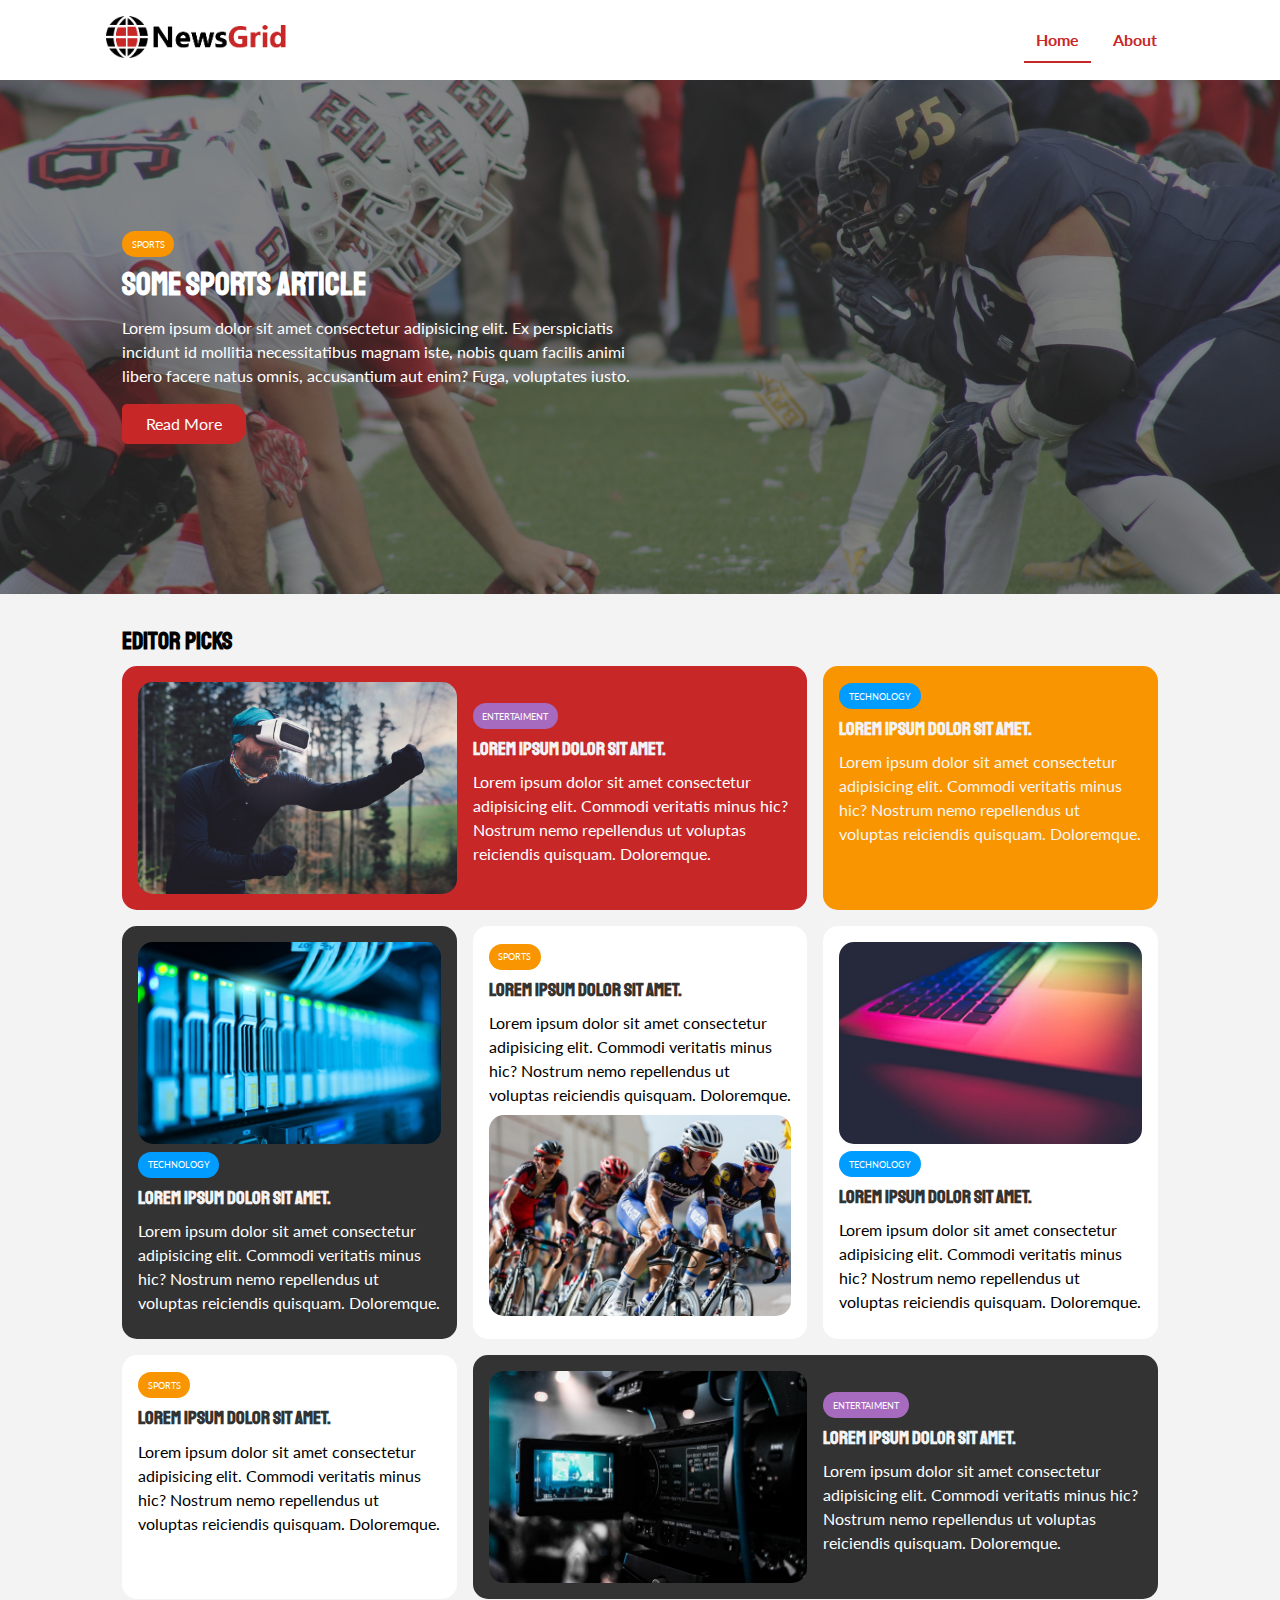
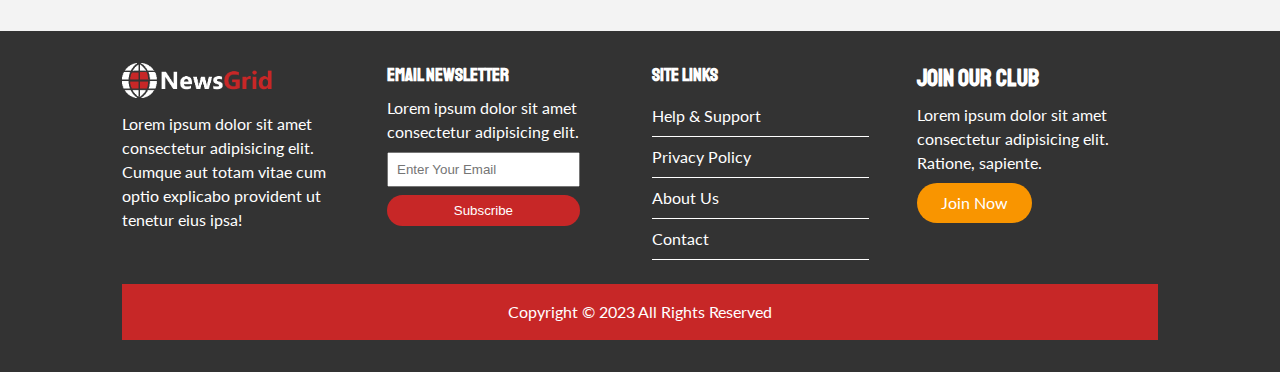
<file: index.html>
<!DOCTYPE html>
<html lang="en">
  <head>
    <meta charset="UTF-8" />
    <meta name="viewport" content="width=device-width, initial-scale=1.0" />
    <title>NewsGrid | Latest News</title>
    <link rel="stylesheet" href="css/main.css" />
    <link
      rel="stylesheet"
      href="https://cdnjs.cloudflare.com/ajax/libs/font-awesome/6.4.0/css/all.min.css"
      integrity="sha512-iecdLmaskl7CVkqkXNQ/ZH/XLlvWZOJyj7Yy7tcenmpD1ypASozpmT/E0iPtmFIB46ZmdtAc9eNBvH0H/ZpiBw=="
      crossorigin="anonymous"
      referrerpolicy="no-referrer"
    />
    <link rel="shortcut icon" type="image/x-icon" href="favicon.ico" />
  </head>
  <body>
    <nav id="main-nav">
      <div class="container">
        <a href="index.html">
          <img src="img/logo.png" alt="NewsGrid" class="logo" />
        </a>
        <div class="social">
          <a href="https://www.facebook.com/" target="_blank"
            ><i class="fa-brands fa-facebook fa-2x"></i
          ></a>
          <a href="https://www.youtube.com/" target="_blank"
            ><i class="fa-brands fa-youtube fa-2x"></i
          ></a>
          <a href="https://www.twitter.com/" target="_blank"
            ><i class="fa-brands fa-twitter fa-2x"></i
          ></a>
          <a href="https://www.instagram.com/" target="_blank"
            ><i class="fa-brands fa-instagram fa-2x"></i
          ></a>
        </div>
        <ul>
          <li><a class="current" href="index.html">Home</a></li>
          <li><a href="about.html">About</a></li>
        </ul>
      </div>
    </nav>

    <!-- Showcase -->
    <header id="showcase">
      <div class="container">
        <div class="showcase-container">
          <div class="showcase-content">
            <div class="category category-sports">Sports</div>
            <h1>Some Sports Article</h1>
            <p>
              Lorem ipsum dolor sit amet consectetur adipisicing elit. Ex
              perspiciatis incidunt id mollitia necessitatibus magnam iste,
              nobis quam facilis animi libero facere natus omnis, accusantium
              aut enim? Fuga, voluptates iusto.
            </p>
            <a href="article.html" class="btn btn-primary">Read More</a>
          </div>
        </div>
      </div>
    </header>

    <!-- Home Article -->
    <section id="home-articles" class="py-2">
      <div class="container">
        <h2>Editor Picks</h2>
        <div class="articles-container">
          <article class="card bg-primary">
            <img src="img/articles/ent1.jpg" alt="" />
            <div>
              <div class="category category-ent">Entertaiment</div>
              <h3>
                <a href="article.html">Lorem ipsum dolor sit amet.</a>
              </h3>
              <p>
                Lorem ipsum dolor sit amet consectetur adipisicing elit. Commodi
                veritatis minus hic? Nostrum nemo repellendus ut voluptas
                reiciendis quisquam. Doloremque.
              </p>
            </div>
          </article>

          <article class="card bg-secondary">
            <div class="category category-tech">Technology</div>
            <h3>
              <a href="article.html">Lorem ipsum dolor sit amet.</a>
            </h3>
            <p>
              Lorem ipsum dolor sit amet consectetur adipisicing elit. Commodi
              veritatis minus hic? Nostrum nemo repellendus ut voluptas
              reiciendis quisquam. Doloremque.
            </p>
          </article>

          <article class="card bg-dark">
            <img src="img/articles/tech1.jpg" alt="" />
            <div class="category category-tech">Technology</div>
            <h3>
              <a href="article.html">Lorem ipsum dolor sit amet.</a>
            </h3>
            <p>
              Lorem ipsum dolor sit amet consectetur adipisicing elit. Commodi
              veritatis minus hic? Nostrum nemo repellendus ut voluptas
              reiciendis quisquam. Doloremque.
            </p>
          </article>

          <article class="card">
            <div class="category category-sports">Sports</div>
            <h3>
              <a href="article.html">Lorem ipsum dolor sit amet.</a>
            </h3>
            <p>
              Lorem ipsum dolor sit amet consectetur adipisicing elit. Commodi
              veritatis minus hic? Nostrum nemo repellendus ut voluptas
              reiciendis quisquam. Doloremque.
            </p>
            <img src="img/articles/sports1.jpg" alt="" />
          </article>

          <article class="card">
            <img src="img/articles/tech2.jpg" alt="" />
            <div class="category category-tech">Technology</div>
            <h3>
              <a href="article.html">Lorem ipsum dolor sit amet.</a>
            </h3>
            <p>
              Lorem ipsum dolor sit amet consectetur adipisicing elit. Commodi
              veritatis minus hic? Nostrum nemo repellendus ut voluptas
              reiciendis quisquam. Doloremque.
            </p>
          </article>

          <article class="card">
            <div class="category category-sports">Sports</div>
            <h3>
              <a href="article.html">Lorem ipsum dolor sit amet.</a>
            </h3>
            <p>
              Lorem ipsum dolor sit amet consectetur adipisicing elit. Commodi
              veritatis minus hic? Nostrum nemo repellendus ut voluptas
              reiciendis quisquam. Doloremque.
            </p>
          </article>

          <article class="card bg-dark">
            <img src="img/articles/ent2.jpg" alt="" />
            <div>
              <div class="category category-ent">Entertaiment</div>
              <h3>
                <a href="article.html">Lorem ipsum dolor sit amet.</a>
              </h3>
              <p>
                Lorem ipsum dolor sit amet consectetur adipisicing elit. Commodi
                veritatis minus hic? Nostrum nemo repellendus ut voluptas
                reiciendis quisquam. Doloremque.
              </p>
            </div>
          </article>
        </div>
      </div>
    </section>

    <!-- Footer -->
    <footer id="main-footer" class="py-2">
      <div class="container footer-container">
        <div>
          <img src="img/logo_light.png" alt="NewsGrid" />
          <p>
            Lorem ipsum dolor sit amet consectetur adipisicing elit. Cumque aut
            totam vitae cum optio explicabo provident ut tenetur eius ipsa!
          </p>
        </div>
        <div>
          <h3>Email NewsLetter</h3>
          <p>Lorem ipsum dolor sit amet consectetur adipisicing elit.</p>
          <form name="contact" method="POST" data-netlify="true">
            <input type="email" name="email" placeholder="Enter Your Email" />
            <input type="submit" value="Subscribe" class="btn btn-primary" />
          </form>
        </div>
        <div>
          <h3>Site Links</h3>
          <ul class="list">
            <li><a href="#">Help & Support</a></li>
            <li><a href="#">Privacy Policy</a></li>
            <li><a href="#">About Us</a></li>
            <li><a href="#">Contact</a></li>
          </ul>
        </div>
        <div>
          <h2>Join Our Club</h2>
          <p>
            Lorem ipsum dolor sit amet consectetur adipisicing elit. Ratione,
            sapiente.
          </p>
          <a href="#" class="btn btn-secondary">Join Now</a>
        </div>
        <div>
          <p>Copyright &copy; 2023 All Rights Reserved</p>
        </div>
      </div>
    </footer>
  </body>
</html>
</file>
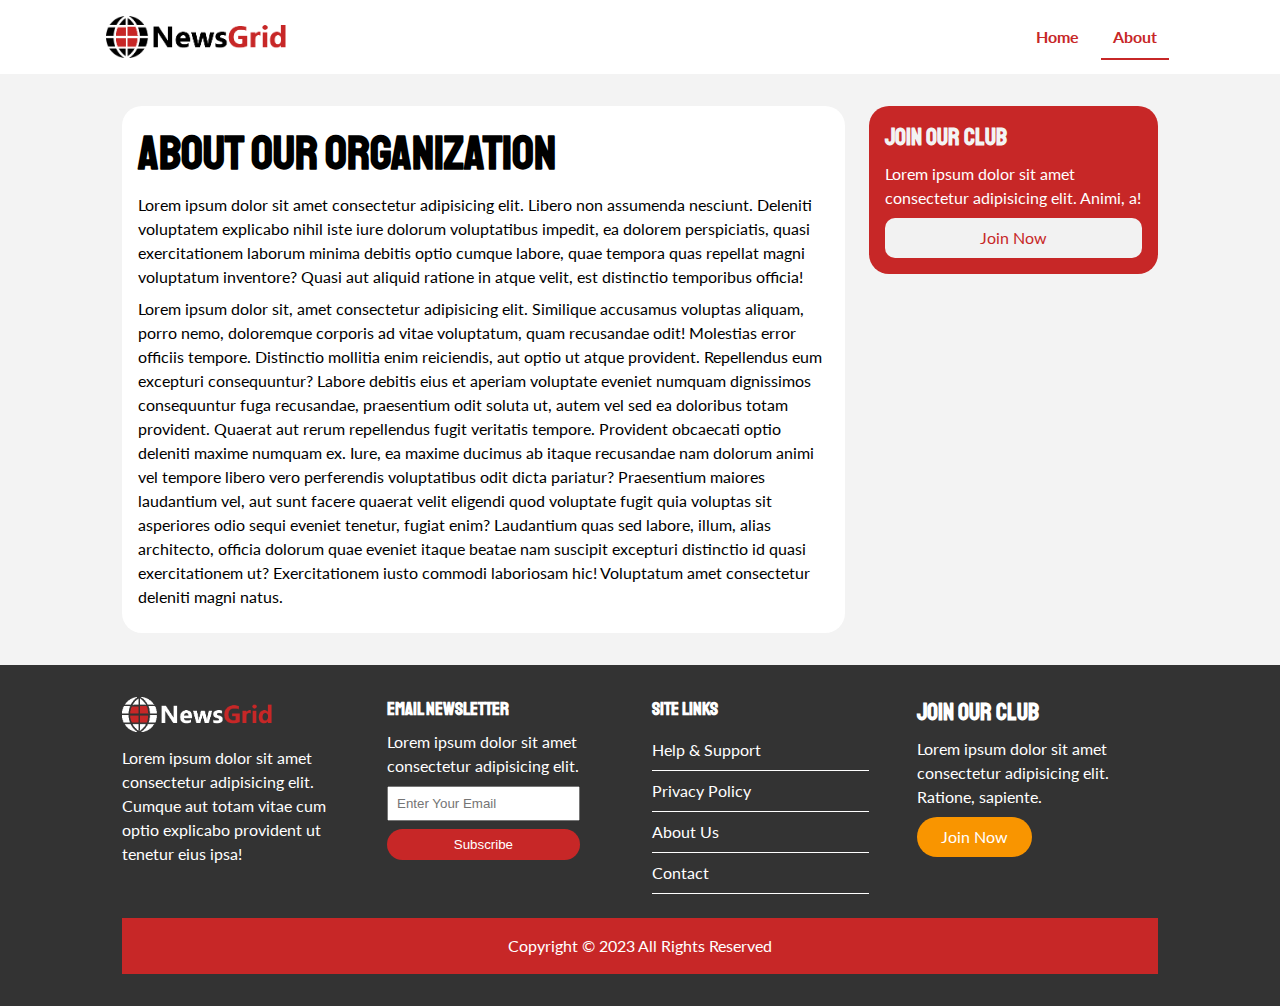
<file: about.html>
<!DOCTYPE html>
<html lang="en">
  <head>
    <meta charset="UTF-8" />
    <meta name="viewport" content="width=device-width, initial-scale=1.0" />
    <title>NewsGrid | About</title>
    <link rel="stylesheet" href="css/main.css" />
    <link
      rel="stylesheet"
      href="https://cdnjs.cloudflare.com/ajax/libs/font-awesome/6.4.0/css/all.min.css"
      integrity="sha512-iecdLmaskl7CVkqkXNQ/ZH/XLlvWZOJyj7Yy7tcenmpD1ypASozpmT/E0iPtmFIB46ZmdtAc9eNBvH0H/ZpiBw=="
      crossorigin="anonymous"
      referrerpolicy="no-referrer"
    />
    <link rel="shortcut icon" type="image/x-icon" href="favicon.ico" />
  </head>
  <body>
    <nav id="main-nav">
      <div class="container">
        <img src="img/logo.png" alt="NewsGrid" class="logo" />
        <div class="social">
          <a href="https://www.facebook.com/" target="_blank"
            ><i class="fa-brands fa-facebook fa-2x"></i
          ></a>
          <a href="https://www.youtube.com/" target="_blank"
            ><i class="fa-brands fa-youtube fa-2x"></i
          ></a>
          <a href="https://www.twitter.com/" target="_blank"
            ><i class="fa-brands fa-twitter fa-2x"></i
          ></a>
          <a href="https://www.instagram.com/" target="_blank"
            ><i class="fa-brands fa-instagram fa-2x"></i
          ></a>
        </div>
        <ul>
          <li><a href="index.html">Home</a></li>
          <li><a class="current" href="about.html">About</a></li>
        </ul>
      </div>
    </nav>

    <section id="about">
      <div class="container">
        <div class="page-container">
          <article class="card">
            <h1 class="l-heading">About Our Organization</h1>
            <p>
              Lorem ipsum dolor sit amet consectetur adipisicing elit. Libero
              non assumenda nesciunt. Deleniti voluptatem explicabo nihil iste
              iure dolorum voluptatibus impedit, ea dolorem perspiciatis, quasi
              exercitationem laborum minima debitis optio cumque labore, quae
              tempora quas repellat magni voluptatum inventore? Quasi aut
              aliquid ratione in atque velit, est distinctio temporibus officia!
            </p>
            <p>
              Lorem ipsum dolor sit, amet consectetur adipisicing elit.
              Similique accusamus voluptas aliquam, porro nemo, doloremque
              corporis ad vitae voluptatum, quam recusandae odit! Molestias
              error officiis tempore. Distinctio mollitia enim reiciendis, aut
              optio ut atque provident. Repellendus eum excepturi consequuntur?
              Labore debitis eius et aperiam voluptate eveniet numquam
              dignissimos consequuntur fuga recusandae, praesentium odit soluta
              ut, autem vel sed ea doloribus totam provident. Quaerat aut rerum
              repellendus fugit veritatis tempore. Provident obcaecati optio
              deleniti maxime numquam ex. Iure, ea maxime ducimus ab itaque
              recusandae nam dolorum animi vel tempore libero vero perferendis
              voluptatibus odit dicta pariatur? Praesentium maiores laudantium
              vel, aut sunt facere quaerat velit eligendi quod voluptate fugit
              quia voluptas sit asperiores odio sequi eveniet tenetur, fugiat
              enim? Laudantium quas sed labore, illum, alias architecto, officia
              dolorum quae eveniet itaque beatae nam suscipit excepturi
              distinctio id quasi exercitationem ut? Exercitationem iusto
              commodi laboriosam hic! Voluptatum amet consectetur deleniti magni
              natus.
            </p>
          </article>
          <aside class="card bg-primary">
            <h2>Join Our Club</h2>
            <p>
              Lorem ipsum dolor sit amet consectetur adipisicing elit. Animi, a!
            </p>
            <a href="#" class="btn btn-about btn-block">Join Now</a>
          </aside>
        </div>
      </div>
    </section>

    <!-- Footer -->
    <footer id="main-footer" class="py-2">
      <div class="container footer-container">
        <div>
          <img src="img/logo_light.png" alt="NewsGrid" />
          <p>
            Lorem ipsum dolor sit amet consectetur adipisicing elit. Cumque aut
            totam vitae cum optio explicabo provident ut tenetur eius ipsa!
          </p>
        </div>
        <div>
          <h3>Email NewsLetter</h3>
          <p>Lorem ipsum dolor sit amet consectetur adipisicing elit.</p>
          <form name="contact" method="POST" data-netlify="true">
            <input type="email" name="email" placeholder="Enter Your Email" />
            <input type="submit" value="Subscribe" class="btn btn-primary" />
          </form>
        </div>
        <div>
          <h3>Site Links</h3>
          <ul class="list">
            <li><a href="#">Help & Support</a></li>
            <li><a href="#">Privacy Policy</a></li>
            <li><a href="#">About Us</a></li>
            <li><a href="#">Contact</a></li>
          </ul>
        </div>
        <div>
          <h2>Join Our Club</h2>
          <p>
            Lorem ipsum dolor sit amet consectetur adipisicing elit. Ratione,
            sapiente.
          </p>
          <a href="#" class="btn btn-secondary">Join Now</a>
        </div>
        <div>
          <p>Copyright &copy; 2023 All Rights Reserved</p>
        </div>
      </div>
    </footer>
  </body>
</html>
</file>
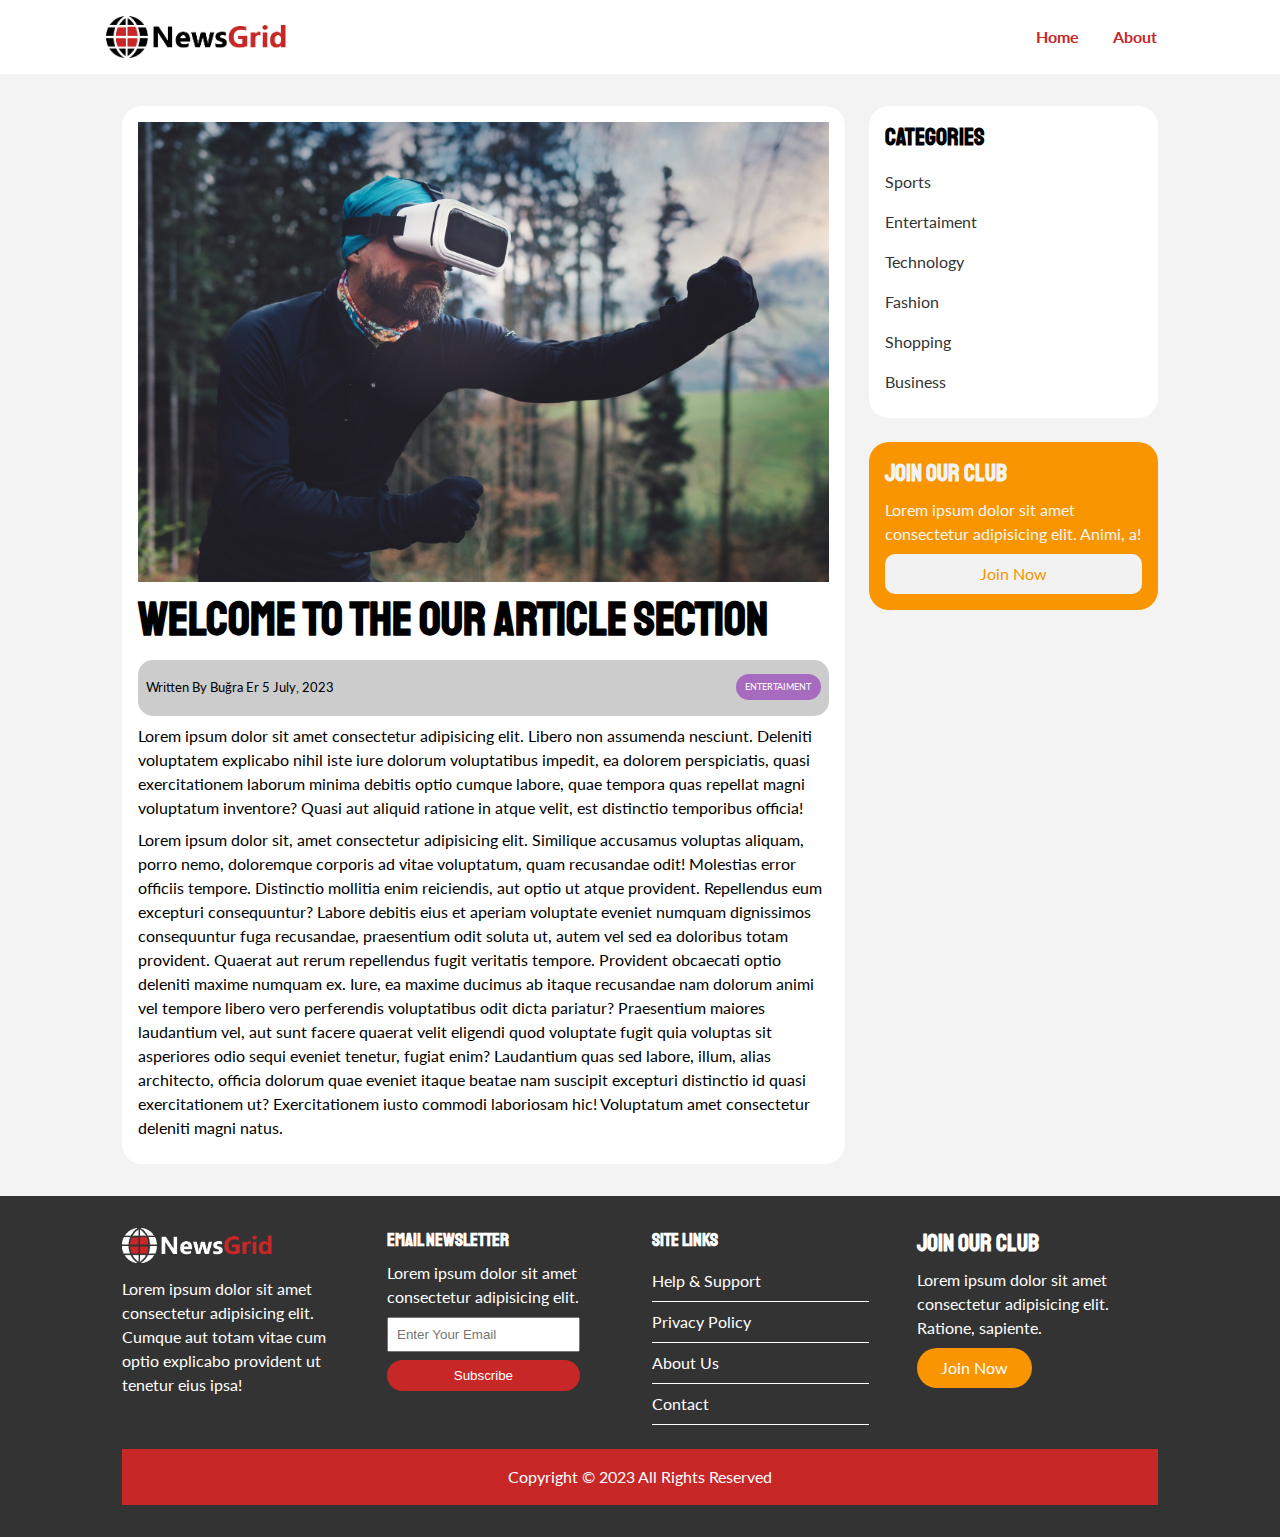
<file: article.html>
<!DOCTYPE html>
<html lang="en">
  <head>
    <meta charset="UTF-8" />
    <meta name="viewport" content="width=device-width, initial-scale=1.0" />
    <title>NewsGrid | Latest News</title>
    <link rel="stylesheet" href="css/main.css" />
    <link
      rel="stylesheet"
      href="https://cdnjs.cloudflare.com/ajax/libs/font-awesome/6.4.0/css/all.min.css"
      integrity="sha512-iecdLmaskl7CVkqkXNQ/ZH/XLlvWZOJyj7Yy7tcenmpD1ypASozpmT/E0iPtmFIB46ZmdtAc9eNBvH0H/ZpiBw=="
      crossorigin="anonymous"
      referrerpolicy="no-referrer"
    />
    <link rel="shortcut icon" type="image/x-icon" href="favicon.ico" />
  </head>
  <body>
    <nav id="main-nav">
      <div class="container">
        <img src="img/logo.png" alt="NewsGrid" class="logo" />
        <div class="social">
          <a href="https://www.facebook.com/" target="_blank"
            ><i class="fa-brands fa-facebook fa-2x"></i
          ></a>
          <a href="https://www.youtube.com/" target="_blank"
            ><i class="fa-brands fa-youtube fa-2x"></i
          ></a>
          <a href="https://www.twitter.com/" target="_blank"
            ><i class="fa-brands fa-twitter fa-2x"></i
          ></a>
          <a href="https://www.instagram.com/" target="_blank"
            ><i class="fa-brands fa-instagram fa-2x"></i
          ></a>
        </div>
        <ul>
          <li><a href="index.html">Home</a></li>
          <li><a href="about.html">About</a></li>
        </ul>
      </div>
    </nav>

    <section id="article">
      <div class="container">
        <div class="page-container">
          <article class="card">
            <img src="img/articles/ent1.jpg" alt="" />
            <h1 class="l-heading">Welcome To The Our Article Section</h1>
            <div class="meta">
              <small>
                <i class="fas fa-user"></i> Written By Buğra Er 5 July, 2023
              </small>
              <div class="category category-ent">Entertaiment</div>
            </div>
            <p>
              Lorem ipsum dolor sit amet consectetur adipisicing elit. Libero
              non assumenda nesciunt. Deleniti voluptatem explicabo nihil iste
              iure dolorum voluptatibus impedit, ea dolorem perspiciatis, quasi
              exercitationem laborum minima debitis optio cumque labore, quae
              tempora quas repellat magni voluptatum inventore? Quasi aut
              aliquid ratione in atque velit, est distinctio temporibus officia!
            </p>
            <p>
              Lorem ipsum dolor sit, amet consectetur adipisicing elit.
              Similique accusamus voluptas aliquam, porro nemo, doloremque
              corporis ad vitae voluptatum, quam recusandae odit! Molestias
              error officiis tempore. Distinctio mollitia enim reiciendis, aut
              optio ut atque provident. Repellendus eum excepturi consequuntur?
              Labore debitis eius et aperiam voluptate eveniet numquam
              dignissimos consequuntur fuga recusandae, praesentium odit soluta
              ut, autem vel sed ea doloribus totam provident. Quaerat aut rerum
              repellendus fugit veritatis tempore. Provident obcaecati optio
              deleniti maxime numquam ex. Iure, ea maxime ducimus ab itaque
              recusandae nam dolorum animi vel tempore libero vero perferendis
              voluptatibus odit dicta pariatur? Praesentium maiores laudantium
              vel, aut sunt facere quaerat velit eligendi quod voluptate fugit
              quia voluptas sit asperiores odio sequi eveniet tenetur, fugiat
              enim? Laudantium quas sed labore, illum, alias architecto, officia
              dolorum quae eveniet itaque beatae nam suscipit excepturi
              distinctio id quasi exercitationem ut? Exercitationem iusto
              commodi laboriosam hic! Voluptatum amet consectetur deleniti magni
              natus.
            </p>
          </article>

          <!-- Categories -->
          <aside id="categories" class="card">
            <h2>Categories</h2>
            <ul class="list2">
              <li>
                <a href="#"><i class="fas fa-chevron-right"></i> Sports</a>
              </li>
              <li>
                <a href="#"
                  ><i class="fas fa-chevron-right"></i> Entertaiment</a
                >
              </li>
              <li>
                <a href="#"><i class="fas fa-chevron-right"></i> Technology</a>
              </li>
              <li>
                <a href="#"><i class="fas fa-chevron-right"></i> Fashion</a>
              </li>
              <li>
                <a href="#"><i class="fas fa-chevron-right"></i> Shopping</a>
              </li>
              <li>
                <a href="#"><i class="fas fa-chevron-right"></i> Business</a>
              </li>
            </ul>
          </aside>

          <aside class="card bg-secondary">
            <h2>Join Our Club</h2>
            <p>
              Lorem ipsum dolor sit amet consectetur adipisicing elit. Animi, a!
            </p>
            <a href="#" class="btn btn-article btn-block">Join Now</a>
          </aside>
        </div>
      </div>
    </section>

    <!-- Footer -->
    <footer id="main-footer" class="py-2">
      <div class="container footer-container">
        <div>
          <img src="img/logo_light.png" alt="NewsGrid" />
          <p>
            Lorem ipsum dolor sit amet consectetur adipisicing elit. Cumque aut
            totam vitae cum optio explicabo provident ut tenetur eius ipsa!
          </p>
        </div>
        <div>
          <h3>Email NewsLetter</h3>
          <p>Lorem ipsum dolor sit amet consectetur adipisicing elit.</p>
          <form name="contact" method="POST" data-netlify="true">
            <input type="email" name="email" placeholder="Enter Your Email" />
            <input type="submit" value="Subscribe" class="btn btn-primary" />
          </form>
        </div>
        <div>
          <h3>Site Links</h3>
          <ul class="list">
            <li><a href="#">Help & Support</a></li>
            <li><a href="#">Privacy Policy</a></li>
            <li><a href="#">About Us</a></li>
            <li><a href="#">Contact</a></li>
          </ul>
        </div>
        <div>
          <h2>Join Our Club</h2>
          <p>
            Lorem ipsum dolor sit amet consectetur adipisicing elit. Ratione,
            sapiente.
          </p>
          <a href="#" class="btn btn-secondary">Join Now</a>
        </div>
        <div>
          <p>Copyright &copy; 2023 All Rights Reserved</p>
        </div>
      </div>
    </footer>
  </body>
</html>
</file>
<file: css/main.css>
@import url("https://fonts.googleapis.com/css2?family=Lato:wght@400;700&family=Staatliches&display=swap");

:root {
  --primary-color: #c72727;
  --secondary-color: #f99500;
  --light-color: #f3f3f3;
  --dark-color: #333;
  --max-width: 1100px;
}

.category {
  --sports-color: #f99500;
  --ent-color: #a66bbe;
  --tech-color: #009cff;
}

* {
  margin: 0;
  padding: 0;
  box-sizing: border-box;
}

body {
  font-family: "Lato", sans-serif;
  background: var(--light-color);
  line-height: 1.5;
}

a {
  text-decoration: none;
  color: var(--dark-color);
}

p {
  margin: 0.5rem 0;
}

ul {
  list-style-type: none;
}

img {
  width: 100%;
}

aside {
  border-radius: 20px;
}

h1,
h2,
h3,
h4,
h5,
h6 {
  font-family: "Staatliches", cursive;
  margin-bottom: 0.55rem;
  line-height: 1.3;
}

/* Utility Class */
.container {
  max-width: var(--max-width);
  margin: auto;
  padding: 0 2rem;
  overflow: hidden;
}

.category {
  display: inline-block;
  color: #fff;
  font-size: 0.55rem;
  text-transform: uppercase;
  padding: 0.4rem 0.6rem;
  border-radius: 15px;
  margin-bottom: 0.5rem;
  text-align: center;
}

.category-sports {
  background: var(--sports-color);
}
.category-ent {
  background: var(--ent-color);
}
.category-tech {
  background: var(--tech-color);
}

.category:hover {
  opacity: 0.9;
  cursor: pointer;
}

.btn {
  display: inline-block;
  border: none;
  background: var(--dark-color);
  color: #fff;
  padding: 0.5rem 1.5rem;
  border-top-right-radius: 15px;
  border-bottom-right-radius: 15px;
  border-top-left-radius: 5px;
  border-bottom-left-radius: 5px;
  cursor: pointer;
}

.btn-block {
  display: block;
  width: 100%;
  text-align: center;
}

.btn:hover {
  background: var(--light-color);
  color: var(--primary-color);
  transition: all 0.5s linear;
  transform: scale(1.1);
}

.btn-light {
  background: var(--light-color);
  color: #333;
}
.btn-primary {
  background: var(--primary-color);
}
.btn-secondary {
  background: var(--secondary-color);
}

.btn-secondary:hover {
  color: var(--dark-color);
}

.card {
  background: #fff;
  padding: 1rem;
}
/* Background Utilities */
.bg-primary {
  background: var(--primary-color);
  color: #fff;
}

.bg-secondary {
  background: var(--secondary-color);
  color: #f6f6f6;
}
.l-heading {
  font-size: 3rem;
}
.bg-light {
  background: #d3d3d3;
  color: #333;
}

.bg-dark h1,
.bg-dark h2,
.bg-dark h3,
.bg-dark a,
.bg-primary h1,
.bg-primary h2,
.bg-primary h3,
.bg-primary a,
.bg-secondary h1,
.bg-secondary h2,
.bg-secondary h3,
.bg-secondary a {
  color: var(--light-color);
}

.bg-dark {
  background: #333;
  color: #fff;
}
.py-1 {
  padding: 1.5rem 0;
}
.py-2 {
  padding: 2rem 0;
}
.py-3 {
  padding: 3rem 0;
}

.p-1 {
  padding: 1.5rem;
}
.p-2 {
  padding: 2rem;
}
.p-3 {
  padding: 3rem;
}

.list li {
  padding: 0.5rem 0;
  border-bottom: 1px solid #fff;
  width: 90%;
}

.list2 li {
  padding: 0.5rem 0;
  width: 90%;
}

.list2 li:hover {
  transform: scale(1.1);
  transition: all 0.3s linear;
}

.page-container {
  display: grid;
  grid-template-columns: 5fr 2fr;
  margin: 2rem 0;
  grid-gap: 1.5rem;
}

.page-container .card {
  border-radius: 20px;
}
.page-container > *:first-child {
  grid-row: 1 / span 3;
}
/* Navbar Styling */
#main-nav {
  background: #fff;
  position: sticky;
  top: 0;
  z-index: 2;
}

#main-nav .container {
  display: grid;
  grid-template-columns: 6fr 3fr 2fr;
  padding: 1rem;
  align-items: center;
}

#main-nav .logo {
  width: 180px;
}

#main-nav ul {
  justify-self: end;
  display: flex;
}

#main-nav ul li a {
  padding: 0.75rem;
  font-weight: bold;
  color: var(--primary-color);
  margin: 5px;
}
.current {
  border-bottom: 2px solid var(--primary-color);
}

#main-nav ul li a:hover {
  background: var(--primary-color);
  color: var(--light-color);
  border-radius: 5px;
  transition: all 0.2s linear;
}

#main-nav .social {
  justify-self: center;
  align-items: center;
  justify-content: center;
}

#main-nav .social i {
  color: #333;
  margin-right: 0.5rem;
}

#main-nav .social i:hover {
  transform: scale(1.1);
  transition: all 0.3s linear;
  opacity: 0.85;
}
/* Her sosyal medya rengi için hover özelliği */
#main-nav .social .fa-instagram {
  color: #c13584;
  transition: all 0.1s linear;
}

#main-nav .social .fa-facebook {
  color: #3b5998;
  transition: all 0.1s linear;
}

#main-nav .social .fa-youtube {
  color: #c4302b;
  transition: all 0.1s linear;
}

#main-nav .social .fa-twitter {
  color: #00acee;
  transition: all 0.1s linear;
}

/* Showcase */
#showcase {
  color: #fff;
  background: #333;
  padding: 2rem;
  position: relative;
}

#showcase::before {
  content: "";
  background: url(../img/featured.jpg) no-repeat center center/cover;
  position: absolute;
  top: 0;
  left: 0;
  width: 100%;
  height: 100%;
  opacity: 0.4;
}

#showcase .showcase-container {
  display: grid;
  grid-template-columns: repeat(2, 1fr);
  justify-content: center;
  align-items: center;
  height: 50vh;
}

#showcase .showcase-content {
  z-index: 1;
}

#showcase .showcase-content p {
  margin-bottom: 1rem;
}

/* Home Articles Styling */
#home-articles .articles-container {
  display: grid;
  grid-template-columns: repeat(3, 1fr);
  grid-gap: 1rem;
}

#home-articles .articles-container > *:first-child,
#home-articles .articles-container > *:last-child {
  display: grid;
  grid-template-columns: repeat(2, 1fr);
  grid-gap: 1rem;
  align-items: center;
  grid-column: 1 / span 2;
}

#home-articles .articles-container > *:last-child {
  grid-column: 2 / span 2;
}

#home-articles .articles-container .card,
#home-articles .articles-container .card img {
  border-radius: 15px;
}

#home-articles .articles-container .card:hover {
  cursor: pointer;
  transform: scale(0.9);
  transition: all 0.5s linear;
}

aside .btn-about {
  background: #f2f2f2;
  color: var(--primary-color);
  border-radius: 10px;
}

aside .btn-about:hover {
  transform: scale(1.1);
  transition: all 0.4s linear;
  color: var(--primary-color);
  background: var(--dark-color);
}

aside .btn-article {
  background: #f2f2f2;
  color: var(--secondary-color);
  border-radius: 10px;
}

aside .btn-article:hover {
  transform: scale(1.1);
  transition: all 0.4s linear;
  color: var(--secondary-color);
  background: var(--dark-color);
}

#article .meta {
  display: flex;
  justify-content: space-between;
  align-items: center;
  background: #ccc;
  padding: 0.5rem;
  border-radius: 15px;
}

#article .meta .category {
  margin-top: 0.4rem;
}

/* Footer Styling */
#main-footer {
  background: var(--dark-color);
  color: #fff;
}

#main-footer img {
  width: 150px;
}

#main-footer .list a {
  color: #fff;
}

#main-footer .list a:hover {
  color: var(--primary-color) !important;
  transition: all 0.2s linear;
}

#main-footer .footer-container {
  display: grid;
  grid-template-columns: repeat(4, 1fr);
  grid-gap: 1.5rem;
}

#main-footer .footer-container > *:last-child {
  background: var(--primary-color);
  grid-column: 1 / span 4;
  padding: 0.5rem;
  text-align: center;
  font-size: 1rem;
}

#main-footer .footer-container input[type="email"] {
  width: 80%;
  padding: 0.5rem;
  margin-bottom: 0.5rem;
}

#main-footer .footer-container input[type="submit"] {
  width: 80%;
  border-top-left-radius: 20px;
  border-top-right-radius: 20px;
  border-bottom-left-radius: 20px;
  border-bottom-right-radius: 20px;
}

#main-footer .footer-container .btn-secondary {
  border-top-left-radius: 20px;
  border-top-right-radius: 20px;
  border-bottom-left-radius: 20px;
  border-bottom-right-radius: 20px;
}

/* Media Queries */

/* Mobile Styling */
@media (max-width: 768px) {
  #main-nav .social {
    display: none;
  }

  #main-nav .container {
    grid-template-columns: 1fr;
    grid-gap: 1.2rem;
  }
  #main-nav ul,
  #main-nav .logo {
    justify-self: center;
  }
  #main-nav ul li a {
    padding: 0.5rem;
  }
  #home-articles .articles-container {
    grid-template-columns: repeat(2, 1fr);
  }
  #home-articles .articles-container > *:first-child,
  #home-articles .articles-container > *:last-child {
    grid-template-columns: 1fr;
    grid-column: 1;
  }
}

/* Stack Grid Items */
@media (max-width: 600px) {
  #showcase .showcase-container,
  #home-articles .articles-container,
  #main-footer .footer-container {
    grid-template-columns: 1fr;
  }
  #main-footer .footer-container > *:last-child {
    grid-column: 1;
  }
  #main-footer .footer-container > *:first-child,
  #main-footer .footer-container > *:nth-child(2) {
    border-bottom: 1px solid #555;
    padding: 1rem;
  }
  .page-container {
    grid-template-columns: 1fr;
    text-align: center;
  }
  .page-container > *:first-child {
    grid-row: 1;
  }

  .l-heading {
    font-size: 2rem;
  }
}
</file>
